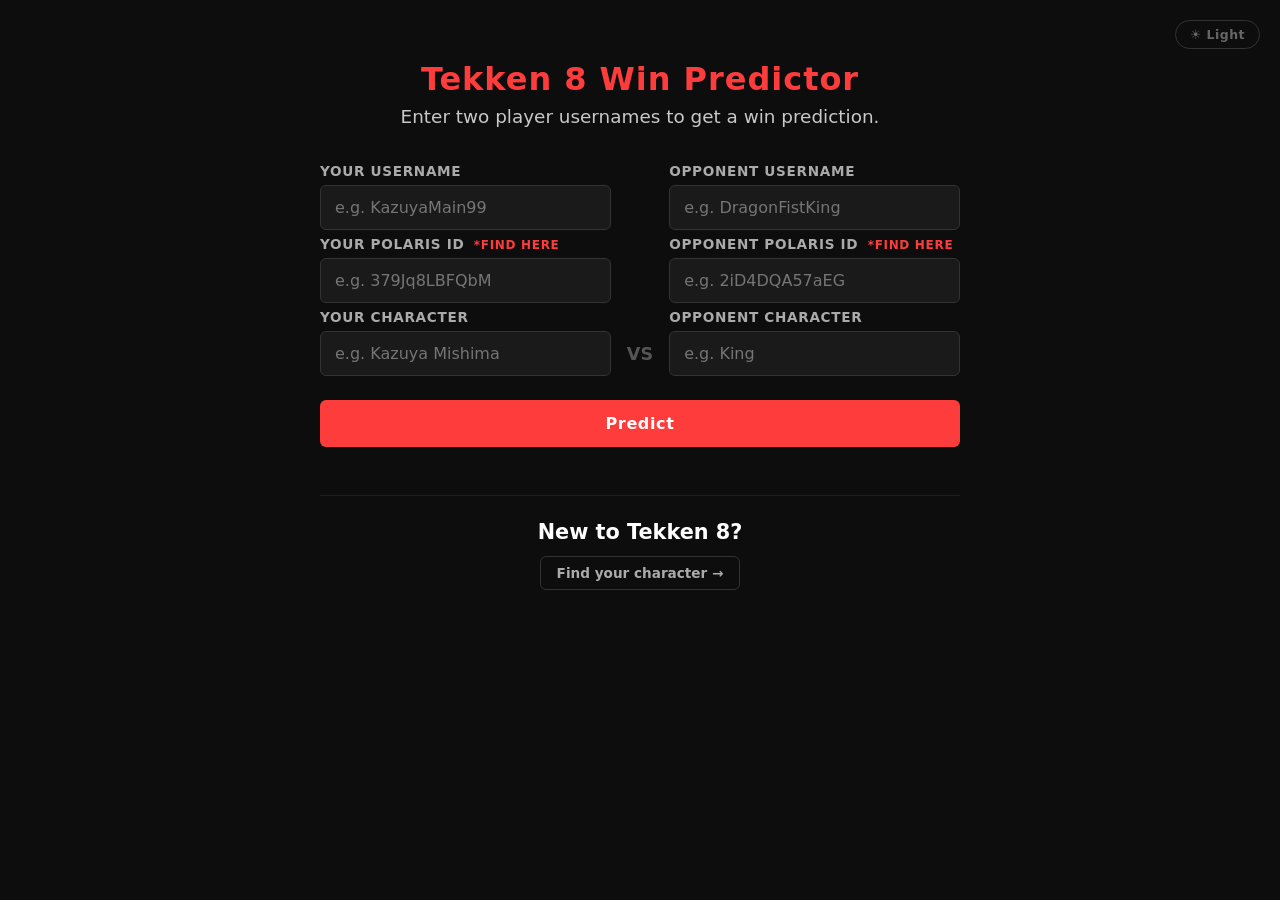
<file: frontend/index.html>
<!DOCTYPE html>
<html lang="en">
<head>
  <meta charset="UTF-8" />
  <meta name="viewport" content="width=device-width, initial-scale=1.0" />
  <title>Tekken 8 Win Predictor</title>
  <link rel="stylesheet" href="style.css" />
  <script>if (localStorage.getItem('tekken-theme') === 'light') document.documentElement.classList.add('light');</script>
</head>
<body>
  <main>
    <h1>Tekken 8 Win Predictor</h1>
    <p class="subtitle">Enter two player usernames to get a win prediction.</p>

    <form id="predict-form">
      <div class="players">
        <div class="player-field">
          <label for="player1">Your Username</label>
          <input id="player1" type="text" placeholder="e.g. KazuyaMain99" autocomplete="off" />
          <label for="player1-polaris">Your Polaris ID <a class="id-hint" href="https://wank.wavu.wiki/" target="_blank" rel="noopener noreferrer">*find here</a></label>
          <input id="player1-polaris" type="text" placeholder="e.g. 379Jq8LBFQbM" autocomplete="off" />
          <label for="player1-char">Your Character</label>
          <input id="player1-char" type="text" list="char-list" placeholder="e.g. Kazuya Mishima" autocomplete="off" />
        </div>

        <div class="vs">VS</div>

        <div class="player-field">
          <label for="player2">Opponent Username</label>
          <input id="player2" type="text" placeholder="e.g. DragonFistKing" autocomplete="off" />
          <label for="player2-polaris">Opponent Polaris ID <a class="id-hint" href="https://wank.wavu.wiki/" target="_blank" rel="noopener noreferrer">*find here</a></label>
          <input id="player2-polaris" type="text" placeholder="e.g. 2iD4DQA57aEG" autocomplete="off" />
          <label for="player2-char">Opponent Character</label>
          <input id="player2-char" type="text" list="char-list" placeholder="e.g. King" autocomplete="off" />
        </div>
      </div>

      <button type="submit" id="submit-btn">Predict</button>
    </form>

    <section id="result" class="hidden">
      <div class="result-card">
        <div class="win-bar-container">
          <div id="win-bar" class="win-bar"></div>
        </div>
        <div class="win-labels">
          <span id="label-p1" class="win-label"></span>
          <span id="label-p2" class="win-label right"></span>
        </div>
        <p id="explanation" class="explanation"></p>
      </div>
    </section>

    <section id="error-msg" class="hidden error">
      <p id="error-text"></p>
    </section>

    <div class="quiz-cta">
      <span class="quiz-cta-label">New to Tekken 8?</span>
      <a href="quiz.html" class="quiz-cta-btn">Find your character →</a>
    </div>
  </main>

  <button id="theme-toggle" class="theme-toggle">☀ Light</button>
  <datalist id="char-list"></datalist>
  <script src="characters.js"></script>
  <script>
    CHARACTERS.forEach(c => {
      const opt = document.createElement('option');
      opt.value = c.name;
      document.getElementById('char-list').appendChild(opt);
    });
  </script>
  <script src="app.js"></script>
  <script src="theme.js"></script>
</body>
</html>
</file>
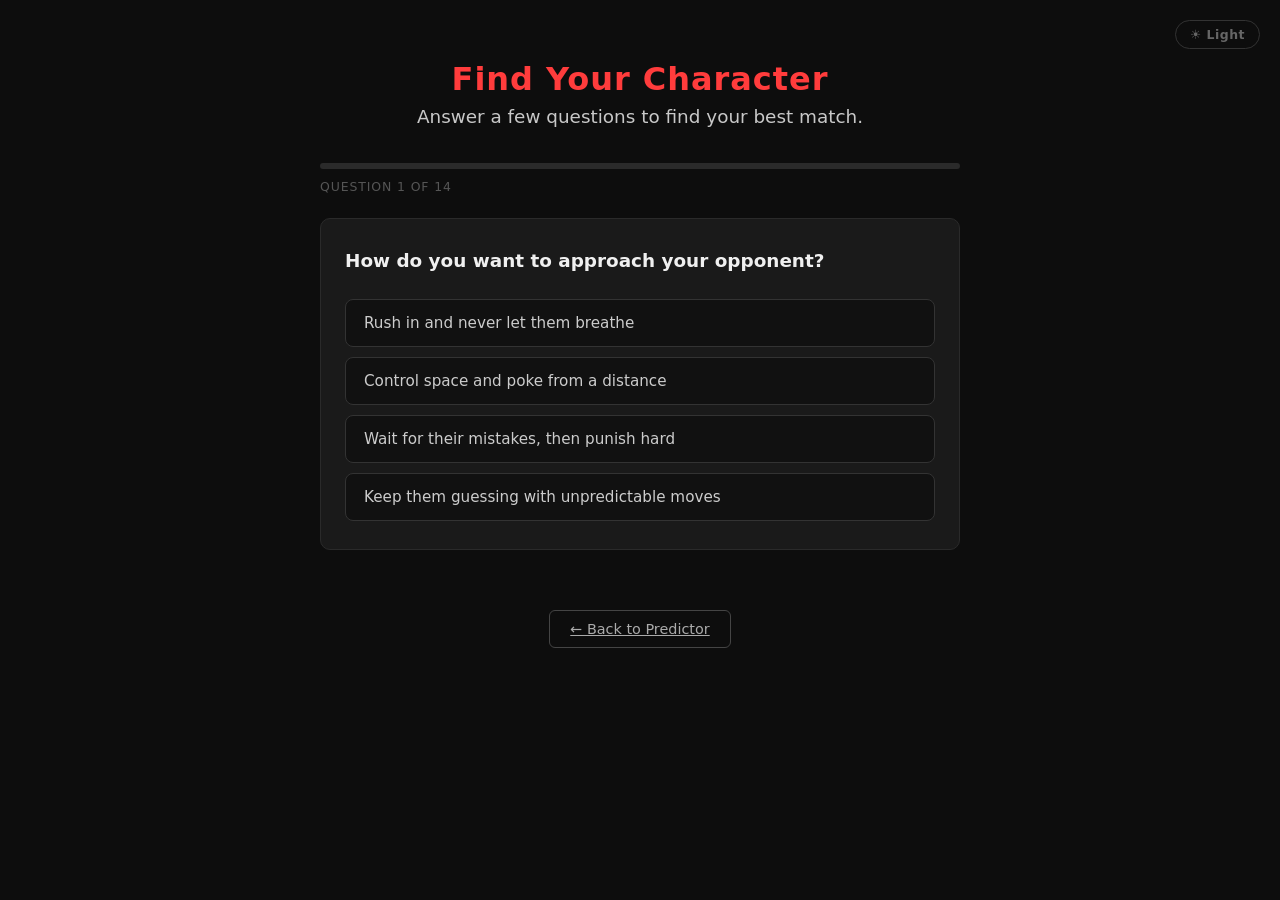
<file: frontend/quiz.html>
<!DOCTYPE html>
<html lang="en">
<head>
  <meta charset="UTF-8" />
  <meta name="viewport" content="width=device-width, initial-scale=1.0" />
  <title>Find Your Character — Tekken 8</title>
  <link rel="stylesheet" href="style.css" />
  <link rel="stylesheet" href="quiz.css" />
  <script>if (localStorage.getItem('tekken-theme') === 'light') document.documentElement.classList.add('light');</script>
</head>
<body>
  <main>
    <h1>Find Your Character</h1>
    <p class="subtitle">Answer a few questions to find your best match.</p>

    <!-- Question view -->
    <section id="quiz-section">
      <div class="progress-bar-container">
        <div id="progress-bar" class="progress-bar"></div>
      </div>
      <p id="progress-label" class="progress-label">Question 1 of 5</p>

      <div id="question-card" class="question-card">
        <p id="question-text" class="question-text"></p>
        <div id="answers" class="answers"></div>
      </div>

      <div class="quiz-back-container">
        <a href="index.html" class="btn-secondary">← Back to Predictor</a>
      </div>
    </section>

    <!-- Results view -->
    <section id="results-section" class="hidden">
      <h2 class="results-title">Your Matches</h2>
      <p class="results-subtitle">Based on your answers, here are your top picks.</p>
      <div id="character-cards" class="character-cards"></div>
      <div class="results-actions">
        <button id="retry-btn" class="btn-secondary">Try Again</button>
        <a href="index.html" class="btn-link">← Back to Predictor</a>
      </div>
    </section>
  </main>

  <button id="theme-toggle" class="theme-toggle">☀ Light</button>
  <script src="characters.js"></script>
  <script src="questions.js"></script>
  <script src="quiz.js"></script>
  <script src="theme.js"></script>
</body>
</html>
</file>
<file: frontend/style.css>
*, *::before, *::after {
  box-sizing: border-box;
  margin: 0;
  padding: 0;
}

button, input, select, textarea {
  font-family: inherit;
  font-size: inherit;
}

body {
  background: #0d0d0d;
  color: #f0f0f0;
  font-family: 'Segoe UI', system-ui, -apple-system, sans-serif;
  min-height: 100vh;
  display: flex;
  justify-content: center;
  align-items: flex-start;
  padding: 60px 16px;
}

main {
  width: 100%;
  max-width: 640px;
}

h1 {
  font-size: 2rem;
  font-weight: 700;
  letter-spacing: 0.03em;
  text-align: center;
  color: #ff3c3c;
}

.subtitle {
  text-align: center;
  color: #c8c8c8;
  margin-top: 8px;
  margin-bottom: 36px;
  font-size: 1.15rem;
}

/* --- Form --- */
#predict-form {
  display: flex;
  flex-direction: column;
  gap: 24px;
}

.players {
  display: flex;
  align-items: flex-end;
  gap: 16px;
}

.player-field {
  display: flex;
  flex-direction: column;
  gap: 6px;
  flex: 1;
}

label {
  font-size: 0.85rem;
  font-weight: 600;
  color: #aaa;
  text-transform: uppercase;
  letter-spacing: 0.05em;
}

a.id-hint {
  color: #ff3c3c;
  text-decoration: none;
  font-size: 0.75rem;
  margin-left: 4px;
}

a.id-hint:hover {
  text-decoration: underline;
}

input[type="text"] {
  background: #1a1a1a;
  border: 1px solid #333;
  border-radius: 6px;
  color: #f0f0f0;
  font-size: 1rem;
  padding: 12px 14px;
  outline: none;
  transition: border-color 0.2s;
  width: 100%;
}

input[type="text"]:focus {
  border-color: #ff3c3c;
}

.vs {
  font-size: 1.1rem;
  font-weight: 800;
  color: #555;
  padding-bottom: 12px;
  flex-shrink: 0;
}

button[type="submit"] {
  background: #ff3c3c;
  border: none;
  border-radius: 6px;
  color: #fff;
  cursor: pointer;
  font-size: 1rem;
  font-weight: 700;
  letter-spacing: 0.04em;
  padding: 14px;
  transition: background 0.2s, opacity 0.2s;
  width: 100%;
}

button[type="submit"]:hover {
  background: #e03030;
}

button[type="submit"]:disabled {
  opacity: 0.5;
  cursor: not-allowed;
}

/* --- Result card --- */
.result-card {
  background: #1a1a1a;
  border: 1px solid #2a2a2a;
  border-radius: 10px;
  margin-top: 36px;
  padding: 28px 24px;
}

.win-bar-container {
  background: #2e2e2e;
  border-radius: 999px;
  height: 18px;
  overflow: hidden;
  width: 100%;
}

.win-bar {
  background: linear-gradient(90deg, #ff3c3c, #ff7043);
  height: 100%;
  border-radius: 999px;
  transition: width 0.6s ease;
  width: 0%;
}

.win-labels {
  display: flex;
  justify-content: space-between;
  margin-top: 10px;
}

.win-label {
  font-size: 0.9rem;
  color: #ccc;
}

.win-label.right {
  text-align: right;
}

.explanation {
  border-top: 1px solid #2a2a2a;
  color: #bbb;
  font-size: 0.95rem;
  line-height: 1.6;
  margin-top: 20px;
  padding-top: 16px;
}

/* --- Error --- */
.error {
  background: #2a0a0a;
  border: 1px solid #6b1c1c;
  border-radius: 8px;
  color: #f88;
  margin-top: 24px;
  padding: 16px 20px;
  font-size: 0.9rem;
}

.hidden {
  display: none;
}

/* --- Character quiz CTA --- */
.quiz-cta {
  align-items: center;
  border-top: 1px solid #1f1f1f;
  display: flex;
  flex-direction: column;
  gap: 12px;
  justify-content: center;
  margin-top: 48px;
  padding-top: 24px;
}

.quiz-cta-label {
  color: #ffffff;
  font-size: 1.3rem;
  font-weight: 600;
}

.quiz-cta-btn {
  border: 1px solid #333;
  border-radius: 6px;
  color: #aaa;
  font-size: 0.85rem;
  font-weight: 600;
  padding: 8px 16px;
  text-decoration: none;
  transition: border-color 0.2s, color 0.2s;
}

.quiz-cta-btn:hover {
  border-color: #ff3c3c;
  color: #fff;
}

/* --- Loading state --- */
#submit-btn.loading::after {
  content: '…';
}

/* --- Theme toggle button --- */
.theme-toggle {
  background: transparent;
  border: 1px solid #333;
  border-radius: 20px;
  color: #666;
  cursor: pointer;
  font-size: 0.78rem;
  font-weight: 600;
  letter-spacing: 0.04em;
  padding: 6px 14px;
  position: fixed;
  right: 20px;
  top: 20px;
  transition: border-color 0.2s, color 0.2s;
  z-index: 100;
}

.theme-toggle:hover {
  border-color: #ff3c3c;
  color: #fff;
}

/* --- Light mode overrides --- */
html.light body {
  background: #f2f2f2;
  color: #111;
}

html.light h1 {
  color: #e02020;
}

html.light .subtitle {
  color: #444;
}

html.light label {
  color: #666;
}

html.light input[type="text"] {
  background: #fff;
  border-color: #ccc;
  color: #111;
}

html.light input[type="text"]:focus {
  border-color: #e02020;
}

html.light .vs {
  color: #bbb;
}

html.light .result-card {
  background: #fff;
  border-color: #e0e0e0;
}

html.light .win-bar-container {
  background: #e0e0e0;
}

html.light .win-label {
  color: #444;
}

html.light .explanation {
  border-top-color: #e0e0e0;
  color: #555;
}

html.light .error {
  background: #fff0f0;
  border-color: #f5a5a5;
  color: #c0392b;
}

html.light .quiz-cta {
  border-top-color: #e0e0e0;
}

html.light .quiz-cta-label {
  color: #222;
}

html.light .quiz-cta-btn {
  border-color: #ccc;
  color: #555;
}

html.light .quiz-cta-btn:hover {
  border-color: #e02020;
  color: #111;
}

html.light .theme-toggle {
  border-color: #ccc;
  color: #555;
}

html.light .theme-toggle:hover {
  border-color: #e02020;
  color: #111;
}

/* --- Responsive --- */
@media (max-width: 520px) {
  body {
    padding: 40px 12px;
  }

  h1 {
    font-size: 1.5rem;
  }

  .players {
    flex-direction: column;
    align-items: stretch;
  }

  .vs {
    text-align: center;
    padding-bottom: 0;
  }

  .theme-toggle {
    font-size: 0.72rem;
    padding: 5px 10px;
    right: 12px;
    top: 12px;
  }
}
</file>
<file: frontend/quiz.css>
/* Back button container */
.quiz-back-container {
  display: flex;
  justify-content: center;
  margin-top: 60px;
}

/* Progress */
.progress-bar-container {
  background: #2a2a2a;
  border-radius: 999px;
  height: 6px;
  margin-bottom: 10px;
  overflow: hidden;
}

.progress-bar {
  background: #ff3c3c;
  border-radius: 999px;
  height: 100%;
  transition: width 0.4s ease;
  width: 0%;
}

.progress-label {
  color: #555;
  font-size: 0.78rem;
  letter-spacing: 0.07em;
  margin-bottom: 24px;
  text-transform: uppercase;
}

/* Question card */
.question-card {
  background: #1a1a1a;
  border: 1px solid #2a2a2a;
  border-radius: 10px;
  padding: 28px 24px;
}

.question-text {
  font-size: 1.15rem;
  font-weight: 600;
  line-height: 1.5;
  margin-bottom: 24px;
}

.answers {
  display: flex;
  flex-direction: column;
  gap: 10px;
}

.answer-btn {
  background: #111;
  border: 1px solid #333;
  border-radius: 8px;
  color: #ccc;
  cursor: pointer;
  font-size: 0.95rem;
  padding: 14px 18px;
  text-align: left;
  transition: border-color 0.15s, background 0.15s, color 0.15s;
  width: 100%;
}

.answer-btn:hover {
  background: #1f1f1f;
  border-color: #ff3c3c;
  color: #fff;
}

/* Results */
.results-title {
  color: #ff3c3c;
  font-size: 1.6rem;
  font-weight: 700;
  margin-bottom: 6px;
  text-align: center;
}

.results-subtitle {
  color: #555;
  font-size: 0.88rem;
  margin-bottom: 28px;
  text-align: center;
}

.character-cards {
  display: flex;
  flex-direction: column;
  gap: 14px;
}

.char-card {
  align-items: flex-start;
  background: #1a1a1a;
  border: 1px solid #2a2a2a;
  border-radius: 10px;
  display: flex;
  gap: 16px;
  padding: 20px 22px;
}

.char-avatar {
  background: #ff3c3c;
  border-radius: 8px;
  color: #fff;
  flex-shrink: 0;
  font-size: 1.4rem;
  font-weight: 800;
  height: 64px;
  line-height: 64px;
  overflow: hidden;
  text-align: center;
  width: 64px;
}

.char-avatar img {
  display: block;
  height: 100%;
  object-fit: cover;
  width: 100%;
}

.char-info {
  flex: 1;
}

.char-name {
  color: #f0f0f0;
  font-size: 1.05rem;
  font-weight: 700;
  margin-bottom: 5px;
}

.char-difficulty {
  border-radius: 4px;
  display: inline-block;
  font-size: 0.72rem;
  font-weight: 700;
  letter-spacing: 0.06em;
  margin-bottom: 8px;
  padding: 2px 8px;
  text-transform: uppercase;
}

.difficulty-Beginner     { background: #0d2b0d; color: #4caf50; }
.difficulty-Intermediate { background: #2b2000; color: #ffc107; }
.difficulty-Advanced     { background: #2b0808; color: #f44336; }

.char-description {
  color: #888;
  font-size: 0.88rem;
  line-height: 1.55;
}

/* --- Light mode overrides --- */
html.light .progress-bar-container {
  background: #e0e0e0;
}

html.light .progress-label {
  color: #999;
}

html.light .question-card {
  background: #fff;
  border-color: #e0e0e0;
}

html.light .question-text {
  color: #111;
}

html.light .answer-btn {
  background: #f7f7f7;
  border-color: #ddd;
  color: #333;
}

html.light .answer-btn:hover {
  background: #eee;
  border-color: #e02020;
  color: #111;
}

html.light .results-subtitle {
  color: #777;
}

html.light .char-card {
  background: #fff;
  border-color: #e0e0e0;
}

html.light .char-name {
  color: #111;
}

html.light .char-description {
  color: #666;
}

html.light .difficulty-Beginner     { background: #e8f5e9; color: #2e7d32; }
html.light .difficulty-Intermediate { background: #fff8e1; color: #e65100; }
html.light .difficulty-Advanced     { background: #ffebee; color: #c62828; }

html.light .btn-secondary {
  border-color: #ccc;
  color: #666;
}

html.light .btn-secondary:hover {
  border-color: #e02020;
  color: #111;
}

html.light .btn-link {
  color: #888;
}

html.light .btn-link:hover {
  color: #e02020;
}

/* Bottom actions */
.results-actions {
  align-items: center;
  display: flex;
  gap: 24px;
  justify-content: center;
  margin-top: 28px;
}

.btn-secondary {
  background: transparent;
  border: 1px solid #444;
  border-radius: 6px;
  color: #aaa;
  cursor: pointer;
  font-size: 0.9rem;
  padding: 10px 20px;
  transition: border-color 0.2s, color 0.2s;
}

.btn-secondary:hover {
  border-color: #ff3c3c;
  color: #fff;
}

.btn-link {
  color: #555;
  font-size: 0.9rem;
  text-decoration: none;
  transition: color 0.2s;
}

.btn-link:hover {
  color: #ff3c3c;
}

/* --- Responsive --- */
@media (max-width: 520px) {
  .question-card {
    padding: 20px 16px;
  }

  .char-card {
    flex-direction: column;
    align-items: flex-start;
    gap: 12px;
    padding: 16px;
  }

  .results-actions {
    flex-direction: column;
    gap: 14px;
  }
}
</file>
